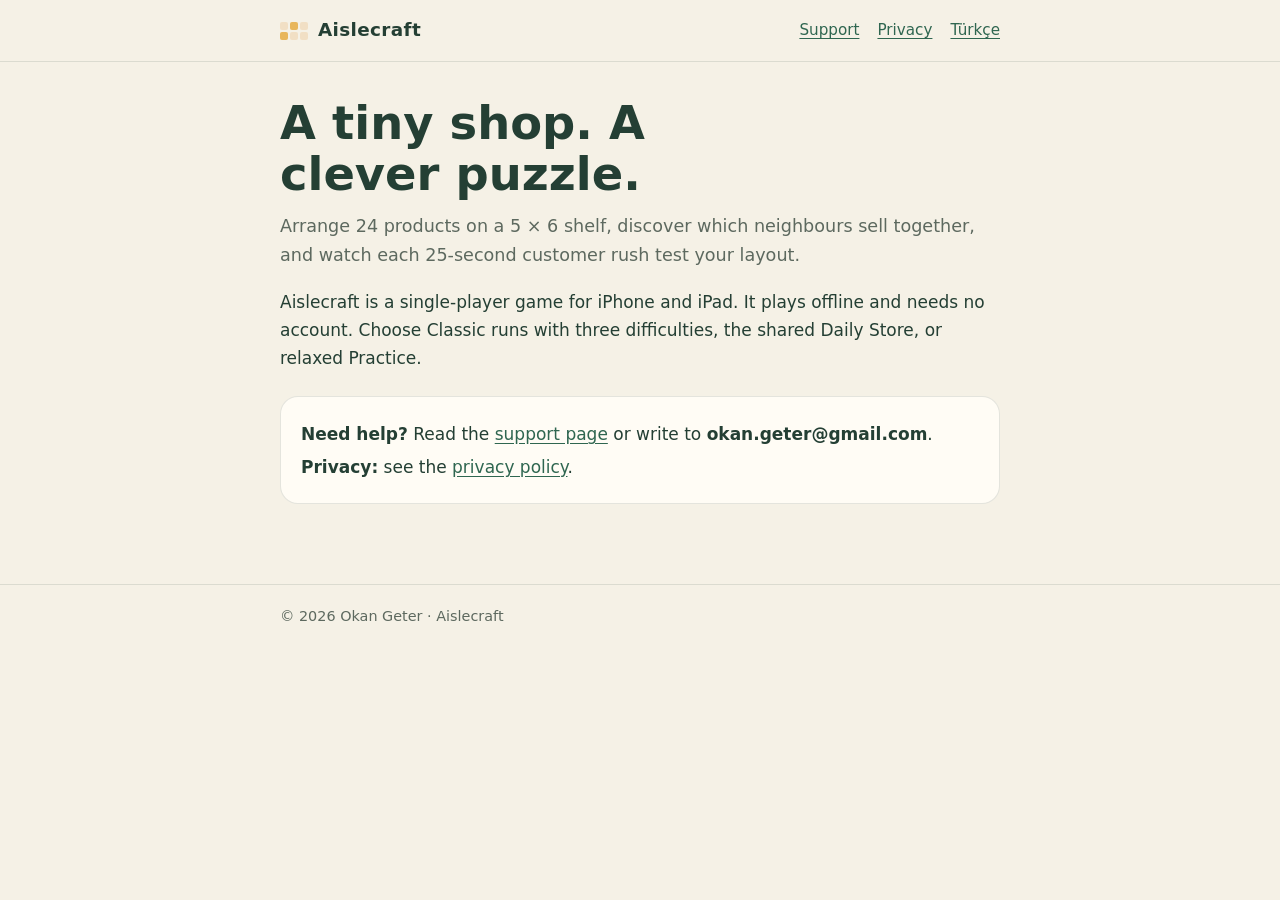
<file: index.html>
<!doctype html><html lang="en"><head><meta charset="utf-8"><meta name="viewport" content="width=device-width,initial-scale=1"><title>Aislecraft</title><meta name="description" content="Aislecraft is a store-shelf puzzle game for iPhone and iPad."><link rel="stylesheet" href="style.css"></head><body>
<header class="site"><div class="wrap"><a class="brand" href="index.html"><i aria-hidden="true"><b></b><b></b><b></b><b></b><b></b><b></b></i>Aislecraft</a><nav aria-label="Site"><a href="support.html">Support</a><a href="privacy.html">Privacy</a><a href="tr-index.html" lang="tr">Türkçe</a></nav></div></header>
<main class="wrap">
<h1>A tiny shop. A clever puzzle.</h1>
<p class="lede">Arrange 24 products on a 5 × 6 shelf, discover which neighbours sell together, and watch each 25-second customer rush test your layout.</p>
<p>Aislecraft is a single-player game for iPhone and iPad. It plays offline and needs no account. Choose Classic runs with three difficulties, the shared Daily Store, or relaxed Practice.</p>
<div class="card"><p><strong>Need help?</strong> Read the <a href="support.html">support page</a> or write to <span class="mail">okan.geter@gmail.com</span>.</p><p><strong>Privacy:</strong> see the <a href="privacy.html">privacy policy</a>.</p></div>
</main>
<footer><div class="wrap">© 2026 Okan Geter · Aislecraft</div></footer>
</body></html>
</file>
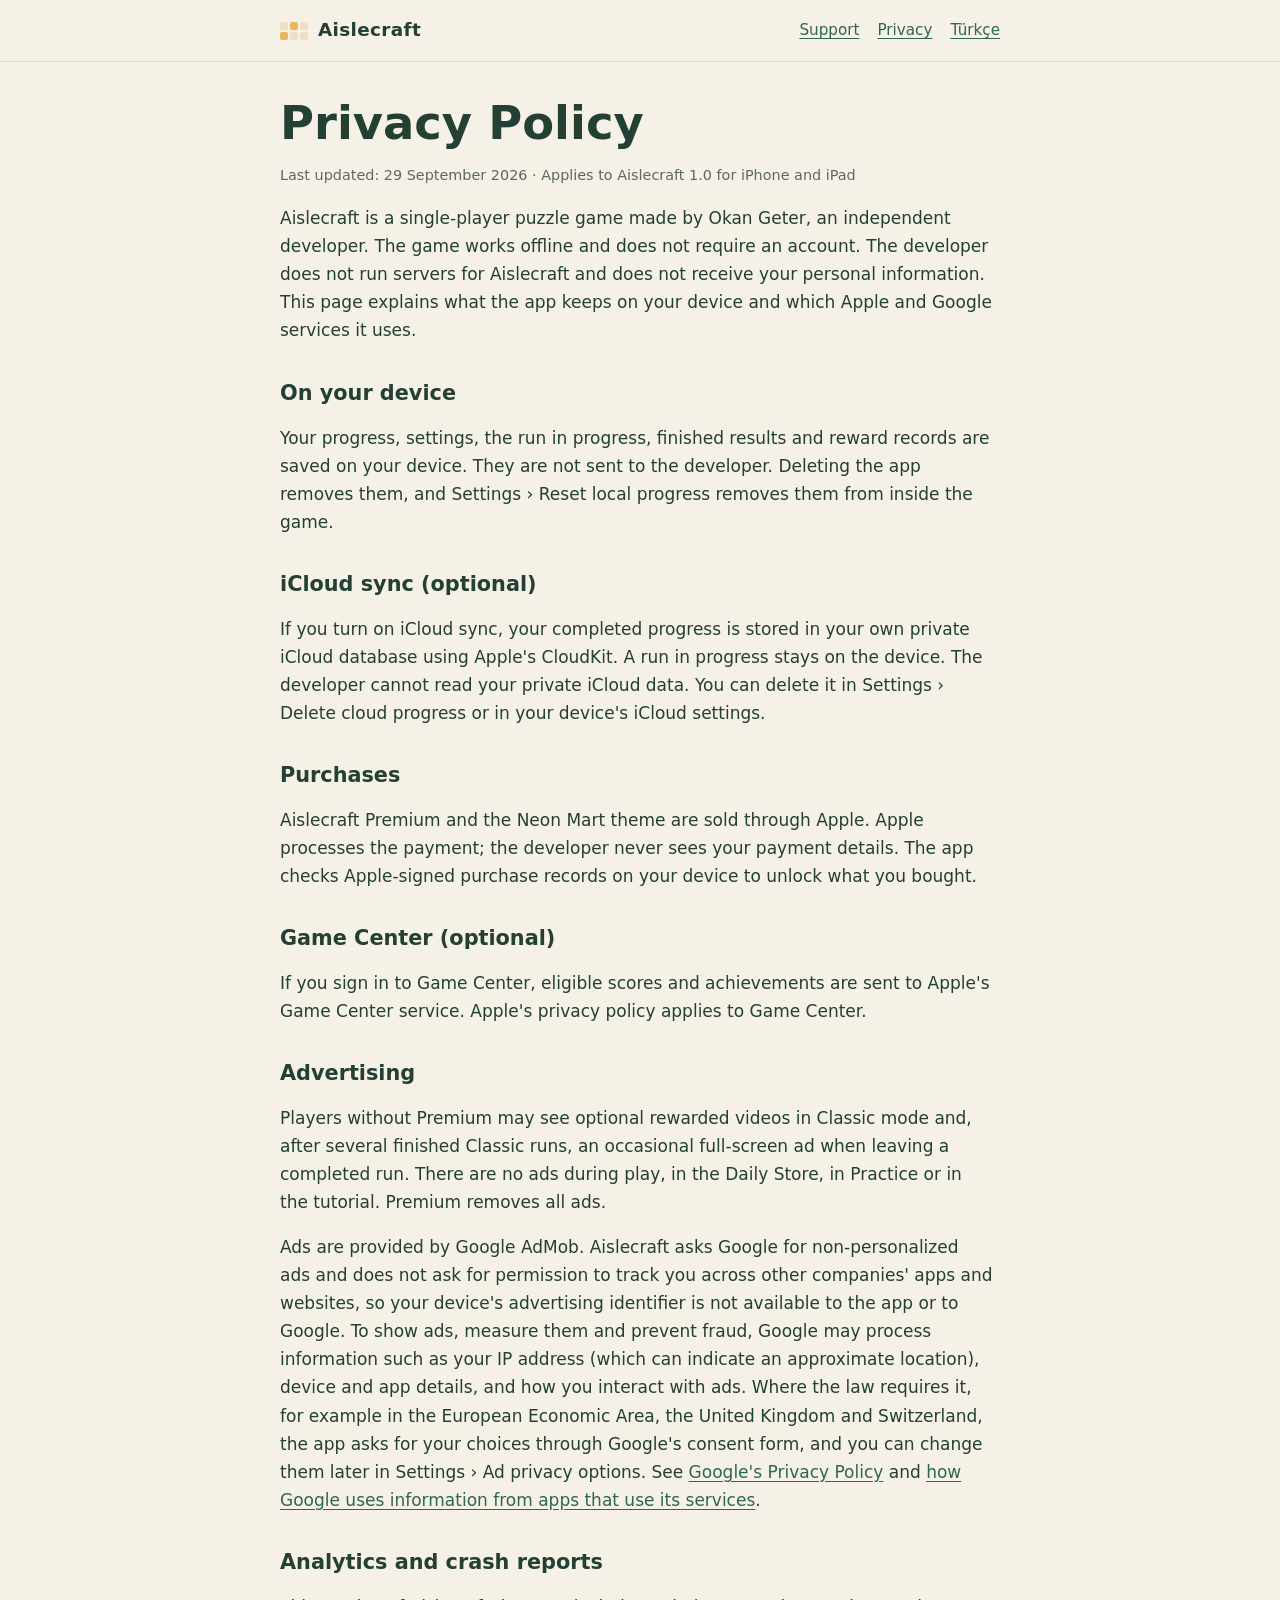
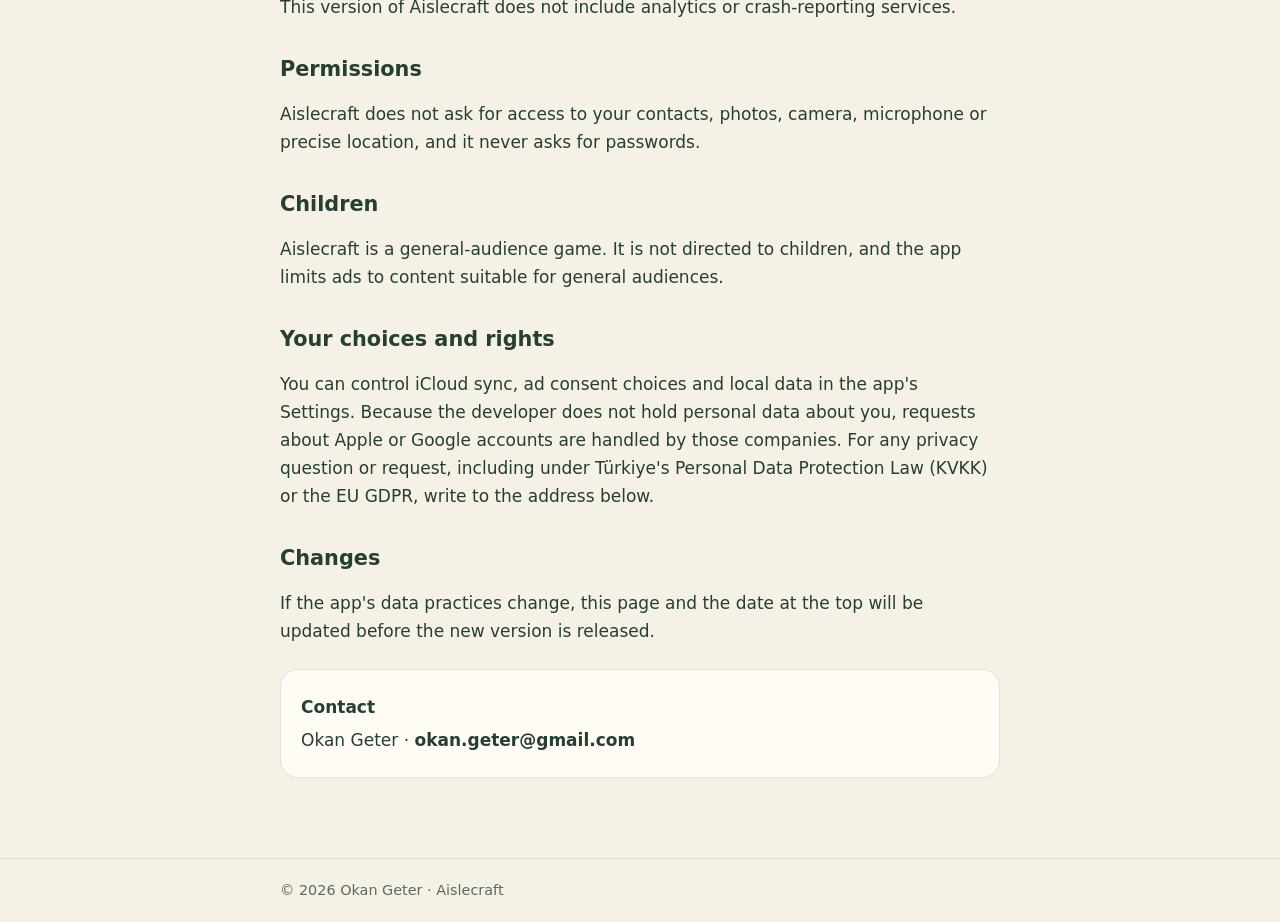
<file: privacy.html>
<!doctype html><html lang="en"><head><meta charset="utf-8"><meta name="viewport" content="width=device-width,initial-scale=1"><title>Privacy Policy · Aislecraft</title><link rel="stylesheet" href="style.css"></head><body>
<header class="site"><div class="wrap"><a class="brand" href="index.html"><i aria-hidden="true"><b></b><b></b><b></b><b></b><b></b><b></b></i>Aislecraft</a><nav aria-label="Site"><a href="support.html">Support</a><a href="privacy.html" aria-current="page">Privacy</a><a href="tr-privacy.html" lang="tr">Türkçe</a></nav></div></header>
<main class="wrap">
<h1>Privacy Policy</h1>
<p class="meta">Last updated: 29 September 2026 · Applies to Aislecraft 1.0 for iPhone and iPad</p>
<p>Aislecraft is a single-player puzzle game made by Okan Geter, an independent developer. The game works offline and does not require an account. The developer does not run servers for Aislecraft and does not receive your personal information. This page explains what the app keeps on your device and which Apple and Google services it uses.</p>

<h2>On your device</h2>
<p>Your progress, settings, the run in progress, finished results and reward records are saved on your device. They are not sent to the developer. Deleting the app removes them, and Settings › Reset local progress removes them from inside the game.</p>

<h2>iCloud sync (optional)</h2>
<p>If you turn on iCloud sync, your completed progress is stored in your own private iCloud database using Apple's CloudKit. A run in progress stays on the device. The developer cannot read your private iCloud data. You can delete it in Settings › Delete cloud progress or in your device's iCloud settings.</p>

<h2>Purchases</h2>
<p>Aislecraft Premium and the Neon Mart theme are sold through Apple. Apple processes the payment; the developer never sees your payment details. The app checks Apple-signed purchase records on your device to unlock what you bought.</p>

<h2>Game Center (optional)</h2>
<p>If you sign in to Game Center, eligible scores and achievements are sent to Apple's Game Center service. Apple's privacy policy applies to Game Center.</p>

<h2>Advertising</h2>
<p>Players without Premium may see optional rewarded videos in Classic mode and, after several finished Classic runs, an occasional full-screen ad when leaving a completed run. There are no ads during play, in the Daily Store, in Practice or in the tutorial. Premium removes all ads.</p>
<p>Ads are provided by Google AdMob. Aislecraft asks Google for non-personalized ads and does not ask for permission to track you across other companies' apps and websites, so your device's advertising identifier is not available to the app or to Google. To show ads, measure them and prevent fraud, Google may process information such as your IP address (which can indicate an approximate location), device and app details, and how you interact with ads. Where the law requires it, for example in the European Economic Area, the United Kingdom and Switzerland, the app asks for your choices through Google's consent form, and you can change them later in Settings › Ad privacy options. See <a href="https://policies.google.com/privacy">Google's Privacy Policy</a> and <a href="https://policies.google.com/technologies/partner-sites">how Google uses information from apps that use its services</a>.</p>

<h2>Analytics and crash reports</h2>
<p>This version of Aislecraft does not include analytics or crash-reporting services.</p>

<h2>Permissions</h2>
<p>Aislecraft does not ask for access to your contacts, photos, camera, microphone or precise location, and it never asks for passwords.</p>

<h2>Children</h2>
<p>Aislecraft is a general-audience game. It is not directed to children, and the app limits ads to content suitable for general audiences.</p>

<h2>Your choices and rights</h2>
<p>You can control iCloud sync, ad consent choices and local data in the app's Settings. Because the developer does not hold personal data about you, requests about Apple or Google accounts are handled by those companies. For any privacy question or request, including under Türkiye's Personal Data Protection Law (KVKK) or the EU GDPR, write to the address below.</p>

<h2>Changes</h2>
<p>If the app's data practices change, this page and the date at the top will be updated before the new version is released.</p>

<div class="card"><p><strong>Contact</strong></p><p>Okan Geter · <span class="mail">okan.geter@gmail.com</span></p></div>
</main>
<footer><div class="wrap">© 2026 Okan Geter · Aislecraft</div></footer>
</body></html>
</file>
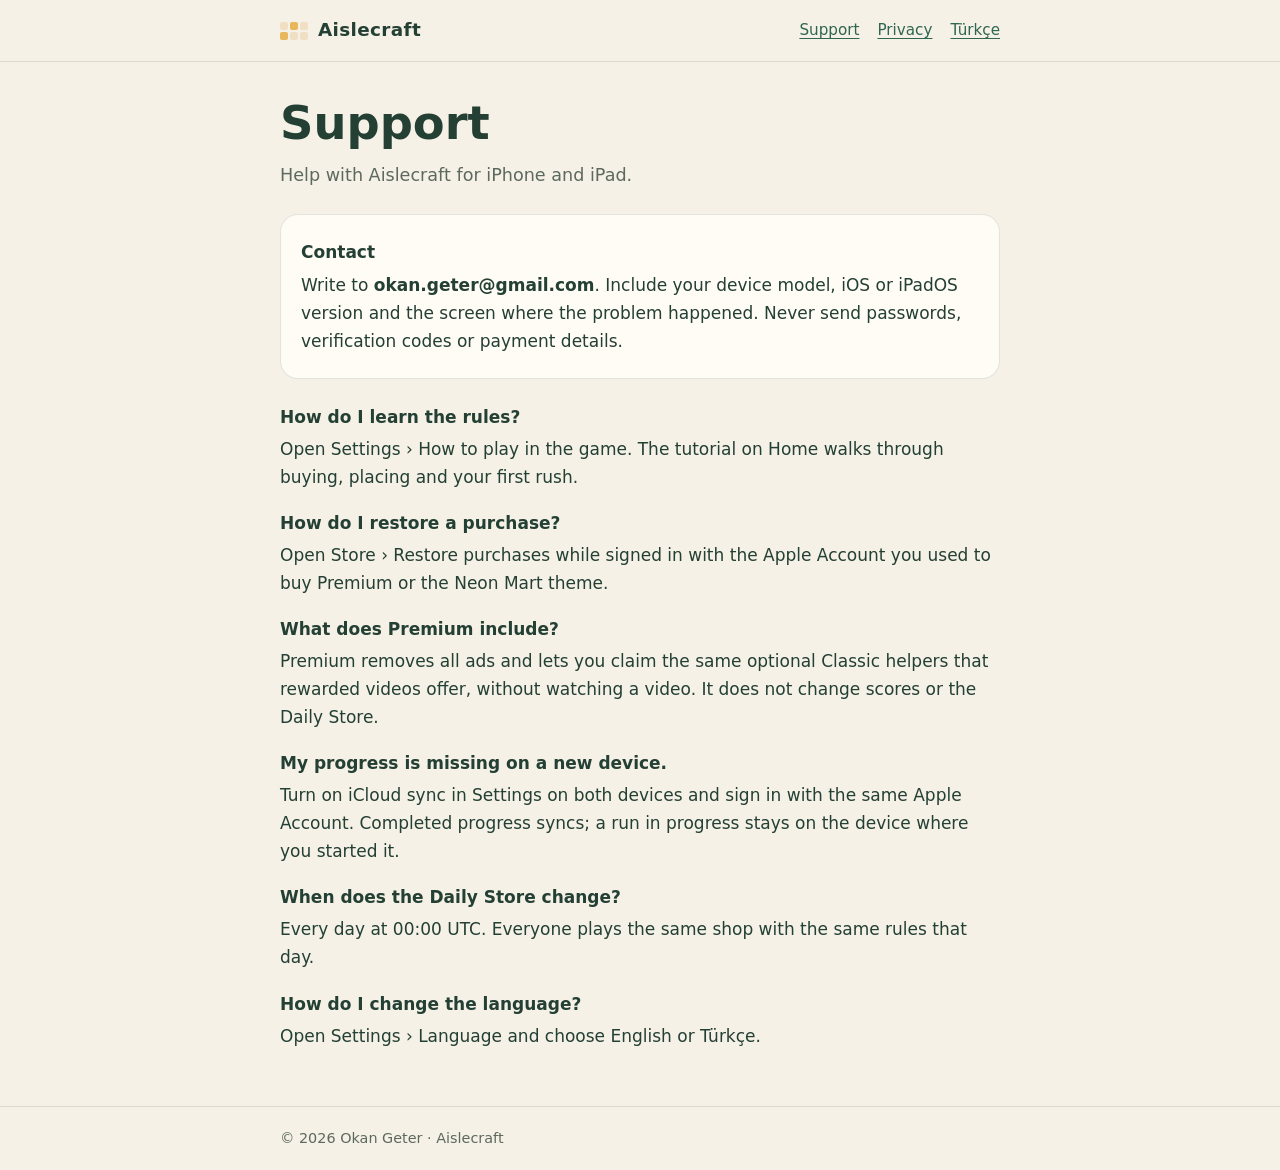
<file: support.html>
<!doctype html><html lang="en"><head><meta charset="utf-8"><meta name="viewport" content="width=device-width,initial-scale=1"><title>Support · Aislecraft</title><link rel="stylesheet" href="style.css"></head><body>
<header class="site"><div class="wrap"><a class="brand" href="index.html"><i aria-hidden="true"><b></b><b></b><b></b><b></b><b></b><b></b></i>Aislecraft</a><nav aria-label="Site"><a href="support.html" aria-current="page">Support</a><a href="privacy.html">Privacy</a><a href="tr-support.html" lang="tr">Türkçe</a></nav></div></header>
<main class="wrap">
<h1>Support</h1>
<p class="lede">Help with Aislecraft for iPhone and iPad.</p>
<div class="card"><p><strong>Contact</strong></p><p>Write to <span class="mail">okan.geter@gmail.com</span>. Include your device model, iOS or iPadOS version and the screen where the problem happened. Never send passwords, verification codes or payment details.</p></div>
<dl>
<dt>How do I learn the rules?</dt><dd>Open Settings › How to play in the game. The tutorial on Home walks through buying, placing and your first rush.</dd>
<dt>How do I restore a purchase?</dt><dd>Open Store › Restore purchases while signed in with the Apple Account you used to buy Premium or the Neon Mart theme.</dd>
<dt>What does Premium include?</dt><dd>Premium removes all ads and lets you claim the same optional Classic helpers that rewarded videos offer, without watching a video. It does not change scores or the Daily Store.</dd>
<dt>My progress is missing on a new device.</dt><dd>Turn on iCloud sync in Settings on both devices and sign in with the same Apple Account. Completed progress syncs; a run in progress stays on the device where you started it.</dd>
<dt>When does the Daily Store change?</dt><dd>Every day at 00:00 UTC. Everyone plays the same shop with the same rules that day.</dd>
<dt>How do I change the language?</dt><dd>Open Settings › Language and choose English or Türkçe.</dd>
</dl>
</main>
<footer><div class="wrap">© 2026 Okan Geter · Aislecraft</div></footer>
</body></html>
</file>
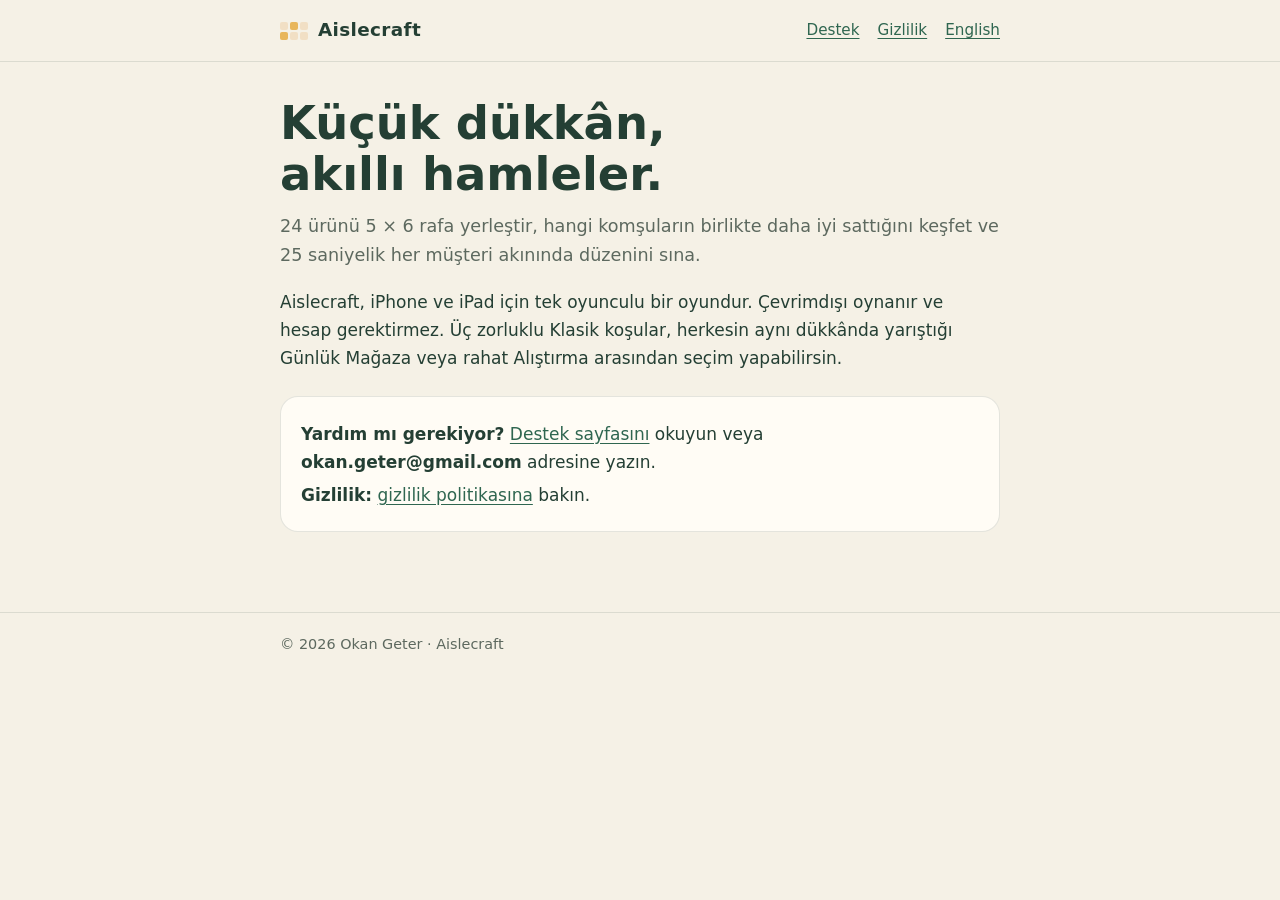
<file: tr-index.html>
<!doctype html><html lang="tr"><head><meta charset="utf-8"><meta name="viewport" content="width=device-width,initial-scale=1"><title>Aislecraft</title><meta name="description" content="Aislecraft, iPhone ve iPad için bir market rafı bulmaca oyunudur."><link rel="stylesheet" href="style.css"></head><body>
<header class="site"><div class="wrap"><a class="brand" href="tr-index.html"><i aria-hidden="true"><b></b><b></b><b></b><b></b><b></b><b></b></i>Aislecraft</a><nav aria-label="Site"><a href="tr-support.html">Destek</a><a href="tr-privacy.html">Gizlilik</a><a href="index.html" lang="en">English</a></nav></div></header>
<main class="wrap">
<h1>Küçük dükkân, akıllı hamleler.</h1>
<p class="lede">24 ürünü 5 × 6 rafa yerleştir, hangi komşuların birlikte daha iyi sattığını keşfet ve 25 saniyelik her müşteri akınında düzenini sına.</p>
<p>Aislecraft, iPhone ve iPad için tek oyunculu bir oyundur. Çevrimdışı oynanır ve hesap gerektirmez. Üç zorluklu Klasik koşular, herkesin aynı dükkânda yarıştığı Günlük Mağaza veya rahat Alıştırma arasından seçim yapabilirsin.</p>
<div class="card"><p><strong>Yardım mı gerekiyor?</strong> <a href="tr-support.html">Destek sayfasını</a> okuyun veya <span class="mail">okan.geter@gmail.com</span> adresine yazın.</p><p><strong>Gizlilik:</strong> <a href="tr-privacy.html">gizlilik politikasına</a> bakın.</p></div>
</main>
<footer><div class="wrap">© 2026 Okan Geter · Aislecraft</div></footer>
</body></html>
</file>
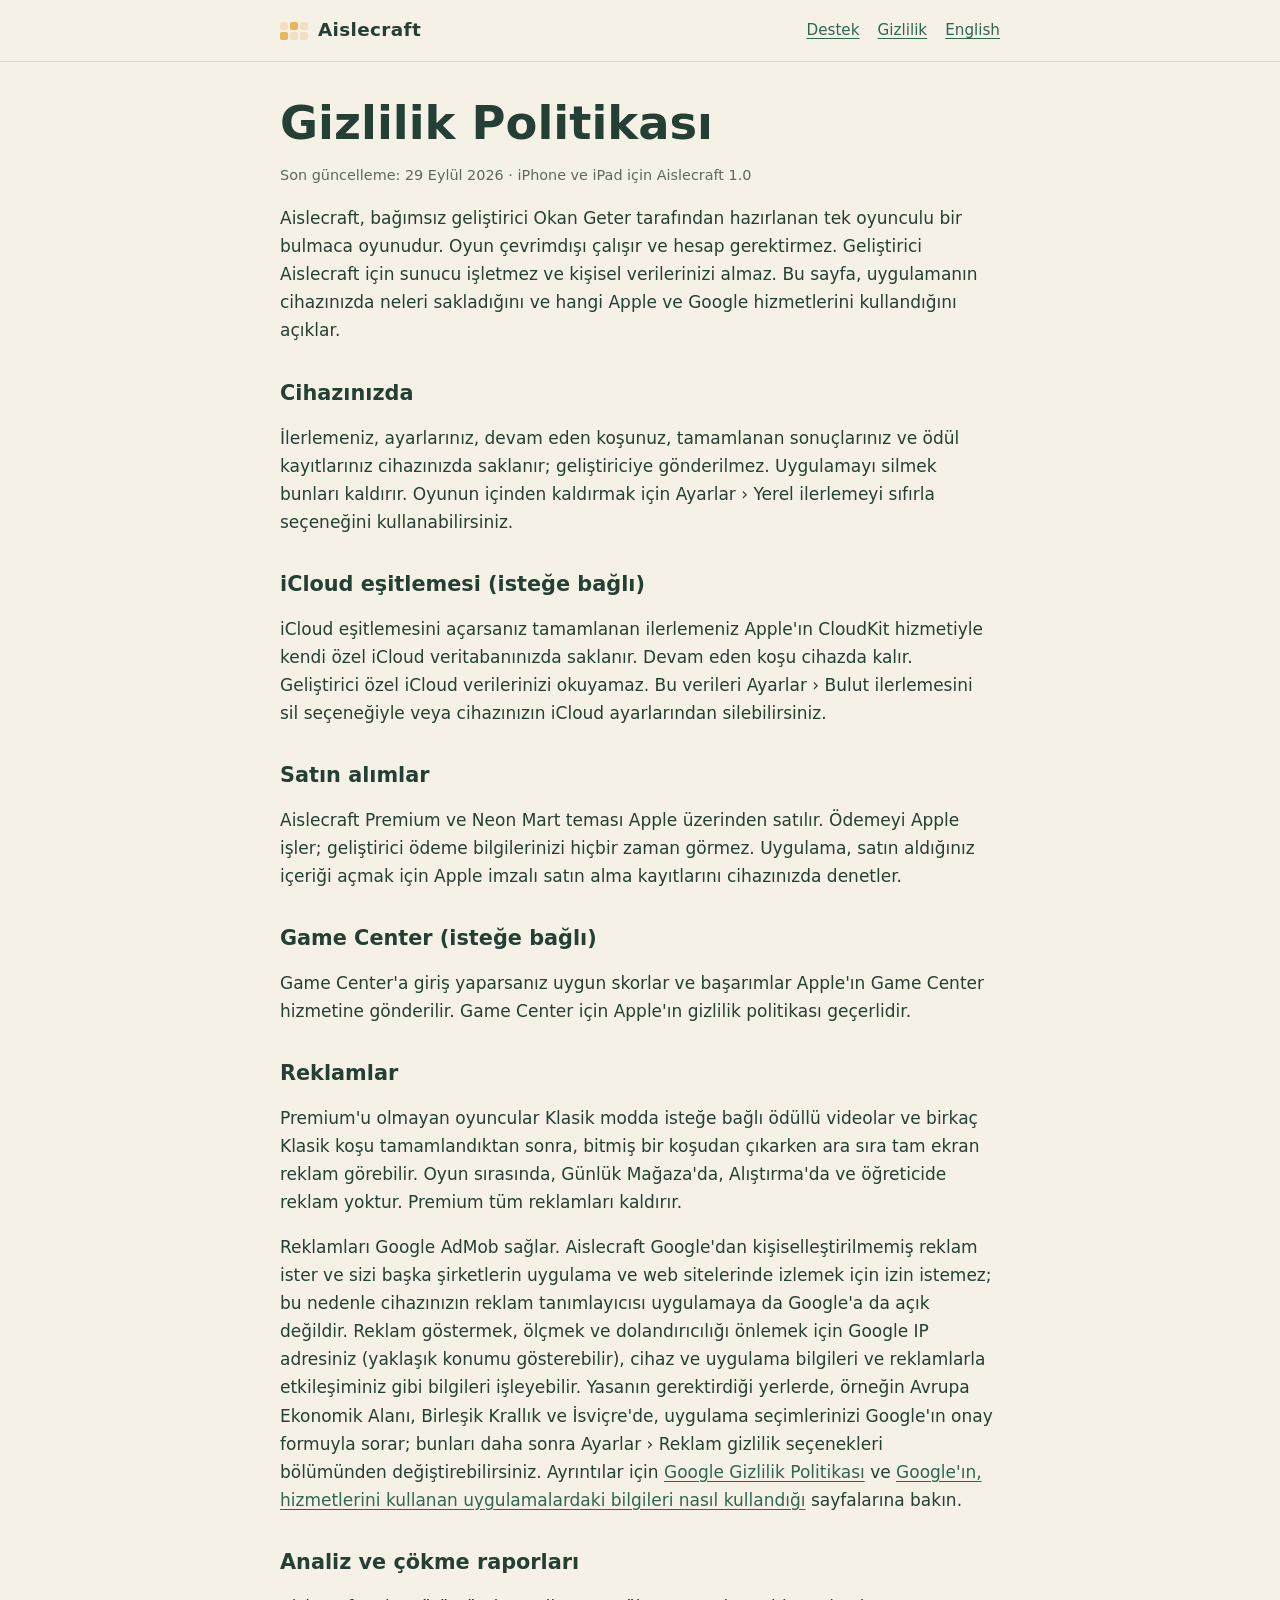
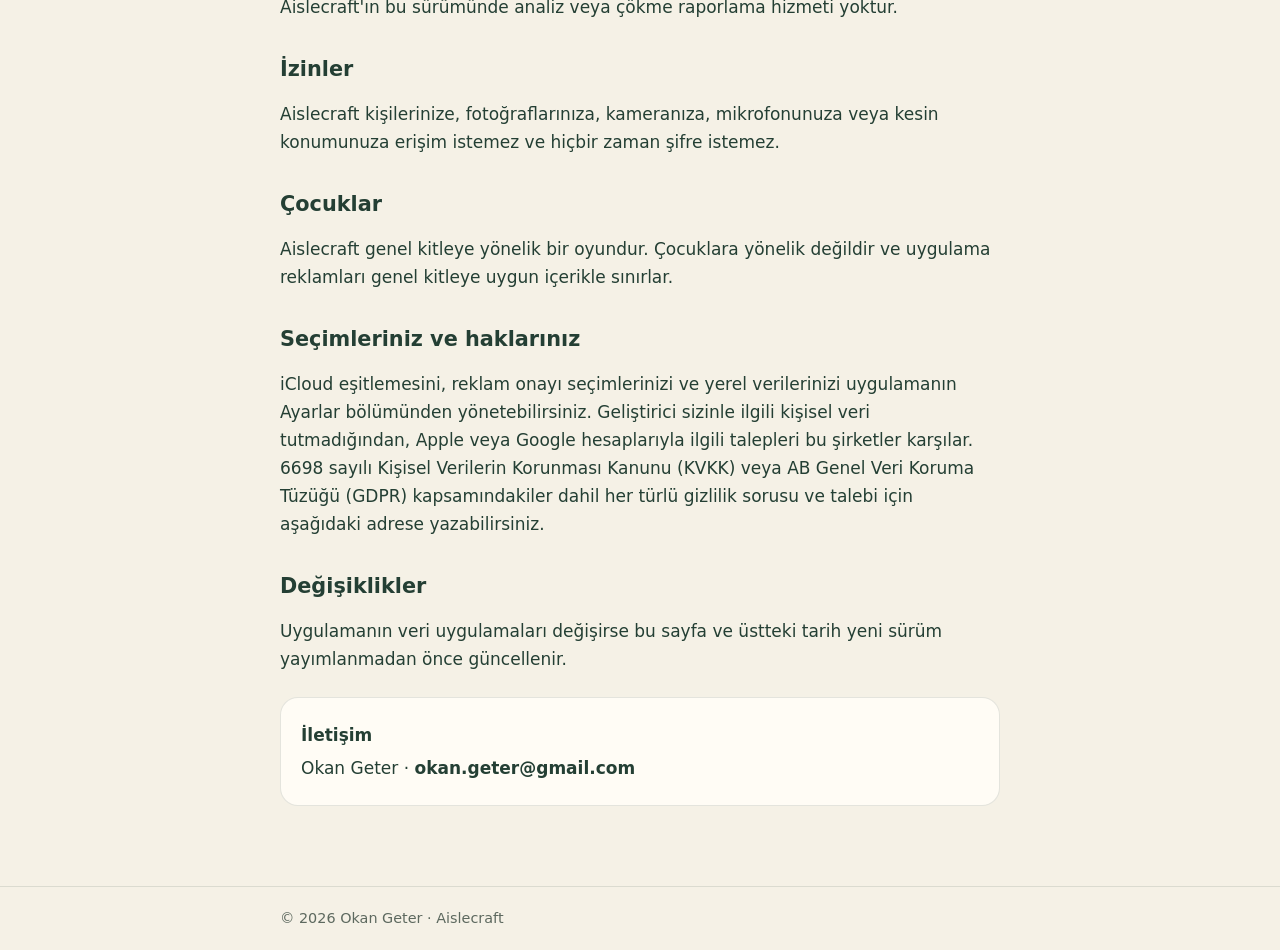
<file: tr-privacy.html>
<!doctype html><html lang="tr"><head><meta charset="utf-8"><meta name="viewport" content="width=device-width,initial-scale=1"><title>Gizlilik Politikası · Aislecraft</title><link rel="stylesheet" href="style.css"></head><body>
<header class="site"><div class="wrap"><a class="brand" href="tr-index.html"><i aria-hidden="true"><b></b><b></b><b></b><b></b><b></b><b></b></i>Aislecraft</a><nav aria-label="Site"><a href="tr-support.html">Destek</a><a href="tr-privacy.html" aria-current="page">Gizlilik</a><a href="privacy.html" lang="en">English</a></nav></div></header>
<main class="wrap">
<h1>Gizlilik Politikası</h1>
<p class="meta">Son güncelleme: 29 Eylül 2026 · iPhone ve iPad için Aislecraft 1.0</p>
<p>Aislecraft, bağımsız geliştirici Okan Geter tarafından hazırlanan tek oyunculu bir bulmaca oyunudur. Oyun çevrimdışı çalışır ve hesap gerektirmez. Geliştirici Aislecraft için sunucu işletmez ve kişisel verilerinizi almaz. Bu sayfa, uygulamanın cihazınızda neleri sakladığını ve hangi Apple ve Google hizmetlerini kullandığını açıklar.</p>

<h2>Cihazınızda</h2>
<p>İlerlemeniz, ayarlarınız, devam eden koşunuz, tamamlanan sonuçlarınız ve ödül kayıtlarınız cihazınızda saklanır; geliştiriciye gönderilmez. Uygulamayı silmek bunları kaldırır. Oyunun içinden kaldırmak için Ayarlar › Yerel ilerlemeyi sıfırla seçeneğini kullanabilirsiniz.</p>

<h2>iCloud eşitlemesi (isteğe bağlı)</h2>
<p>iCloud eşitlemesini açarsanız tamamlanan ilerlemeniz Apple'ın CloudKit hizmetiyle kendi özel iCloud veritabanınızda saklanır. Devam eden koşu cihazda kalır. Geliştirici özel iCloud verilerinizi okuyamaz. Bu verileri Ayarlar › Bulut ilerlemesini sil seçeneğiyle veya cihazınızın iCloud ayarlarından silebilirsiniz.</p>

<h2>Satın alımlar</h2>
<p>Aislecraft Premium ve Neon Mart teması Apple üzerinden satılır. Ödemeyi Apple işler; geliştirici ödeme bilgilerinizi hiçbir zaman görmez. Uygulama, satın aldığınız içeriği açmak için Apple imzalı satın alma kayıtlarını cihazınızda denetler.</p>

<h2>Game Center (isteğe bağlı)</h2>
<p>Game Center'a giriş yaparsanız uygun skorlar ve başarımlar Apple'ın Game Center hizmetine gönderilir. Game Center için Apple'ın gizlilik politikası geçerlidir.</p>

<h2>Reklamlar</h2>
<p>Premium'u olmayan oyuncular Klasik modda isteğe bağlı ödüllü videolar ve birkaç Klasik koşu tamamlandıktan sonra, bitmiş bir koşudan çıkarken ara sıra tam ekran reklam görebilir. Oyun sırasında, Günlük Mağaza'da, Alıştırma'da ve öğreticide reklam yoktur. Premium tüm reklamları kaldırır.</p>
<p>Reklamları Google AdMob sağlar. Aislecraft Google'dan kişiselleştirilmemiş reklam ister ve sizi başka şirketlerin uygulama ve web sitelerinde izlemek için izin istemez; bu nedenle cihazınızın reklam tanımlayıcısı uygulamaya da Google'a da açık değildir. Reklam göstermek, ölçmek ve dolandırıcılığı önlemek için Google IP adresiniz (yaklaşık konumu gösterebilir), cihaz ve uygulama bilgileri ve reklamlarla etkileşiminiz gibi bilgileri işleyebilir. Yasanın gerektirdiği yerlerde, örneğin Avrupa Ekonomik Alanı, Birleşik Krallık ve İsviçre'de, uygulama seçimlerinizi Google'ın onay formuyla sorar; bunları daha sonra Ayarlar › Reklam gizlilik seçenekleri bölümünden değiştirebilirsiniz. Ayrıntılar için <a href="https://policies.google.com/privacy?hl=tr">Google Gizlilik Politikası</a> ve <a href="https://policies.google.com/technologies/partner-sites?hl=tr">Google'ın, hizmetlerini kullanan uygulamalardaki bilgileri nasıl kullandığı</a> sayfalarına bakın.</p>

<h2>Analiz ve çökme raporları</h2>
<p>Aislecraft'ın bu sürümünde analiz veya çökme raporlama hizmeti yoktur.</p>

<h2>İzinler</h2>
<p>Aislecraft kişilerinize, fotoğraflarınıza, kameranıza, mikrofonunuza veya kesin konumunuza erişim istemez ve hiçbir zaman şifre istemez.</p>

<h2>Çocuklar</h2>
<p>Aislecraft genel kitleye yönelik bir oyundur. Çocuklara yönelik değildir ve uygulama reklamları genel kitleye uygun içerikle sınırlar.</p>

<h2>Seçimleriniz ve haklarınız</h2>
<p>iCloud eşitlemesini, reklam onayı seçimlerinizi ve yerel verilerinizi uygulamanın Ayarlar bölümünden yönetebilirsiniz. Geliştirici sizinle ilgili kişisel veri tutmadığından, Apple veya Google hesaplarıyla ilgili talepleri bu şirketler karşılar. 6698 sayılı Kişisel Verilerin Korunması Kanunu (KVKK) veya AB Genel Veri Koruma Tüzüğü (GDPR) kapsamındakiler dahil her türlü gizlilik sorusu ve talebi için aşağıdaki adrese yazabilirsiniz.</p>

<h2>Değişiklikler</h2>
<p>Uygulamanın veri uygulamaları değişirse bu sayfa ve üstteki tarih yeni sürüm yayımlanmadan önce güncellenir.</p>

<div class="card"><p><strong>İletişim</strong></p><p>Okan Geter · <span class="mail">okan.geter@gmail.com</span></p></div>
</main>
<footer><div class="wrap">© 2026 Okan Geter · Aislecraft</div></footer>
</body></html>
</file>
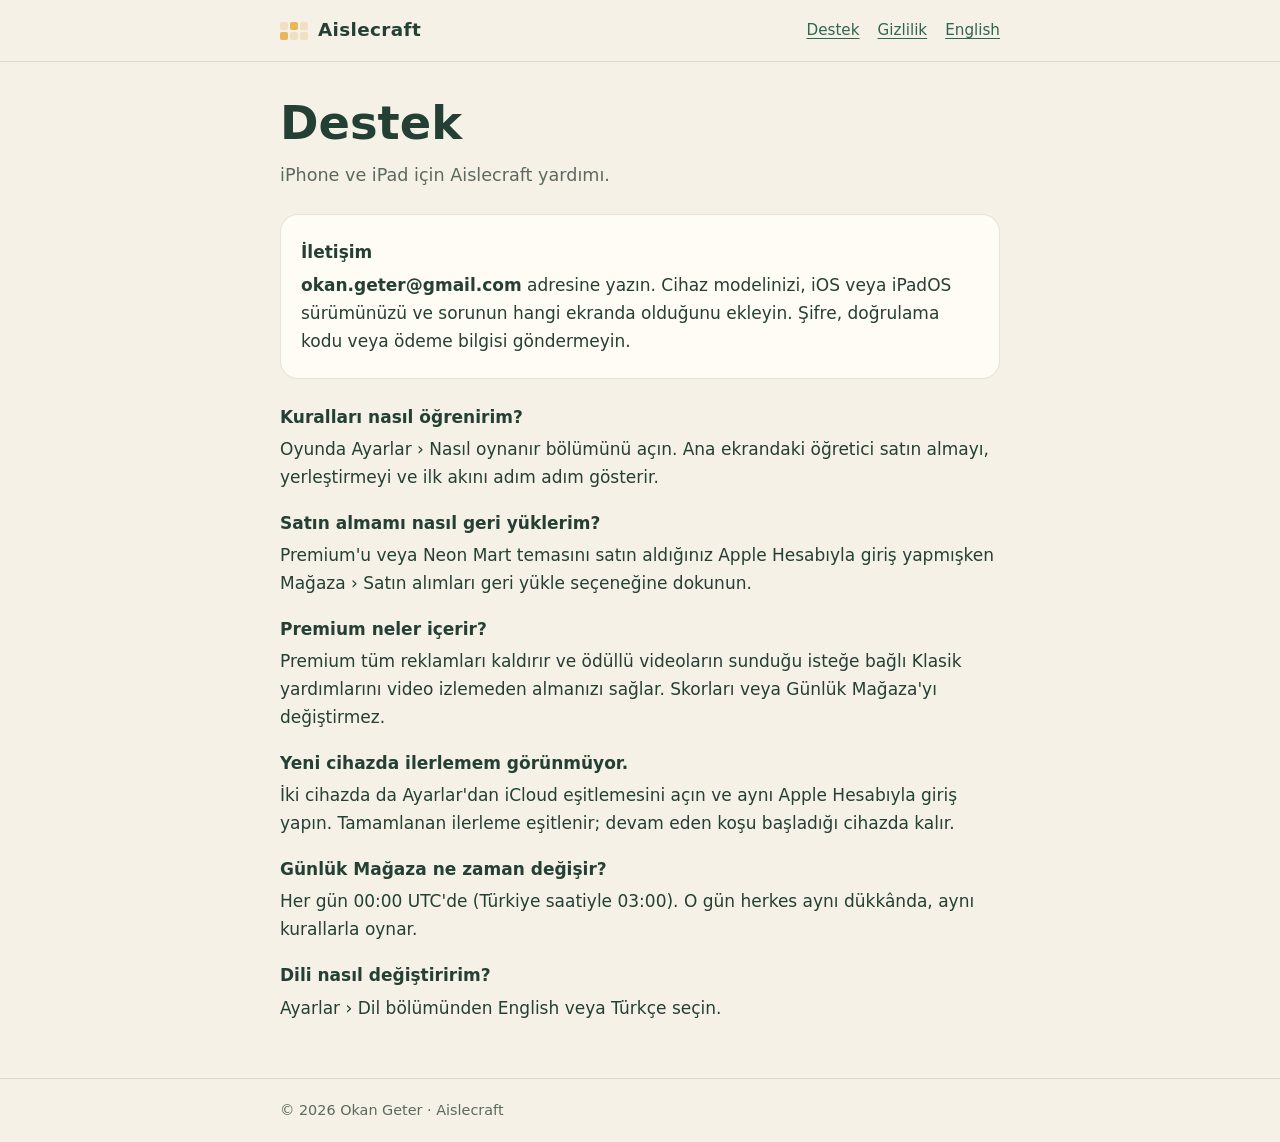
<file: tr-support.html>
<!doctype html><html lang="tr"><head><meta charset="utf-8"><meta name="viewport" content="width=device-width,initial-scale=1"><title>Destek · Aislecraft</title><link rel="stylesheet" href="style.css"></head><body>
<header class="site"><div class="wrap"><a class="brand" href="tr-index.html"><i aria-hidden="true"><b></b><b></b><b></b><b></b><b></b><b></b></i>Aislecraft</a><nav aria-label="Site"><a href="tr-support.html" aria-current="page">Destek</a><a href="tr-privacy.html">Gizlilik</a><a href="support.html" lang="en">English</a></nav></div></header>
<main class="wrap">
<h1>Destek</h1>
<p class="lede">iPhone ve iPad için Aislecraft yardımı.</p>
<div class="card"><p><strong>İletişim</strong></p><p><span class="mail">okan.geter@gmail.com</span> adresine yazın. Cihaz modelinizi, iOS veya iPadOS sürümünüzü ve sorunun hangi ekranda olduğunu ekleyin. Şifre, doğrulama kodu veya ödeme bilgisi göndermeyin.</p></div>
<dl>
<dt>Kuralları nasıl öğrenirim?</dt><dd>Oyunda Ayarlar › Nasıl oynanır bölümünü açın. Ana ekrandaki öğretici satın almayı, yerleştirmeyi ve ilk akını adım adım gösterir.</dd>
<dt>Satın almamı nasıl geri yüklerim?</dt><dd>Premium'u veya Neon Mart temasını satın aldığınız Apple Hesabıyla giriş yapmışken Mağaza › Satın alımları geri yükle seçeneğine dokunun.</dd>
<dt>Premium neler içerir?</dt><dd>Premium tüm reklamları kaldırır ve ödüllü videoların sunduğu isteğe bağlı Klasik yardımlarını video izlemeden almanızı sağlar. Skorları veya Günlük Mağaza'yı değiştirmez.</dd>
<dt>Yeni cihazda ilerlemem görünmüyor.</dt><dd>İki cihazda da Ayarlar'dan iCloud eşitlemesini açın ve aynı Apple Hesabıyla giriş yapın. Tamamlanan ilerleme eşitlenir; devam eden koşu başladığı cihazda kalır.</dd>
<dt>Günlük Mağaza ne zaman değişir?</dt><dd>Her gün 00:00 UTC'de (Türkiye saatiyle 03:00). O gün herkes aynı dükkânda, aynı kurallarla oynar.</dd>
<dt>Dili nasıl değiştiririm?</dt><dd>Ayarlar › Dil bölümünden English veya Türkçe seçin.</dd>
</dl>
</main>
<footer><div class="wrap">© 2026 Okan Geter · Aislecraft</div></footer>
</body></html>
</file>
<file: style.css>
/* Aislecraft support site — palette follows the in-game Corner Shop theme (light and dark). */
:root{--bg:#F5F1E6;--surface:#FFFCF5;--ink:#243F34;--muted:#5D695F;--accent:#2F6650;--amber:#E8B65B;--line:#243F341F;--tile:#F1DFC4;color-scheme:light}
@media (prefers-color-scheme:dark){:root{--bg:#16251F;--surface:#22362D;--ink:#FFF5DE;--muted:#BFCEC2;--accent:#9BD4AA;--amber:#E9BA63;--line:#FFF5DE24;--tile:#3F4B37;color-scheme:dark}}
*{box-sizing:border-box}
html{-webkit-text-size-adjust:100%}
body{margin:0;background:var(--bg);color:var(--ink);font:17px/1.65 system-ui,-apple-system,"Segoe UI",Roboto,sans-serif}
.wrap{max-width:760px;margin:0 auto;padding-inline:20px}
header.site{border-bottom:1px solid var(--line)}
header.site .wrap{display:flex;flex-wrap:wrap;gap:12px 24px;align-items:center;justify-content:space-between;padding-block:18px}
.brand{display:flex;align-items:center;gap:10px;color:var(--ink);text-decoration:none;font:800 1.15rem/1 ui-rounded,"SF Pro Rounded",system-ui,sans-serif;letter-spacing:.02em}
.brand i{display:grid;grid-template-columns:repeat(3,8px);gap:2px}
.brand i b{width:8px;height:8px;border-radius:2px;background:var(--tile)}
.brand i b:nth-child(2),.brand i b:nth-child(4){background:var(--amber)}
nav{display:flex;flex-wrap:wrap;gap:6px 18px;font-size:.95rem}
a{color:var(--accent);text-underline-offset:3px}
a:focus-visible{outline:3px solid var(--amber);outline-offset:3px;border-radius:4px}
main.wrap{padding-block:36px 56px}
h1{font:800 clamp(2rem,6vw,2.9rem)/1.1 ui-rounded,"SF Pro Rounded",system-ui,sans-serif;margin:0 0 12px;text-wrap:balance}
h2{font:700 1.3rem/1.25 ui-rounded,"SF Pro Rounded",system-ui,sans-serif;margin:36px 0 8px}
p,li{max-width:66ch}
.lede{font-size:1.1rem;color:var(--muted);margin-top:0}
.meta{font-size:.9rem;color:var(--muted)}
.card{background:var(--surface);border:1px solid var(--line);border-radius:18px;padding:18px 20px;margin:24px 0}
.card p{margin:.3rem 0}
.mail{font-weight:700;user-select:all;overflow-wrap:anywhere}
ul{padding-left:1.2rem}
dl{margin:0}
dt{font-weight:700;margin-top:18px}
dd{margin:4px 0 0}
footer{border-top:1px solid var(--line)}
footer .wrap{padding-block:20px;font-size:.9rem;color:var(--muted)}
</file>
